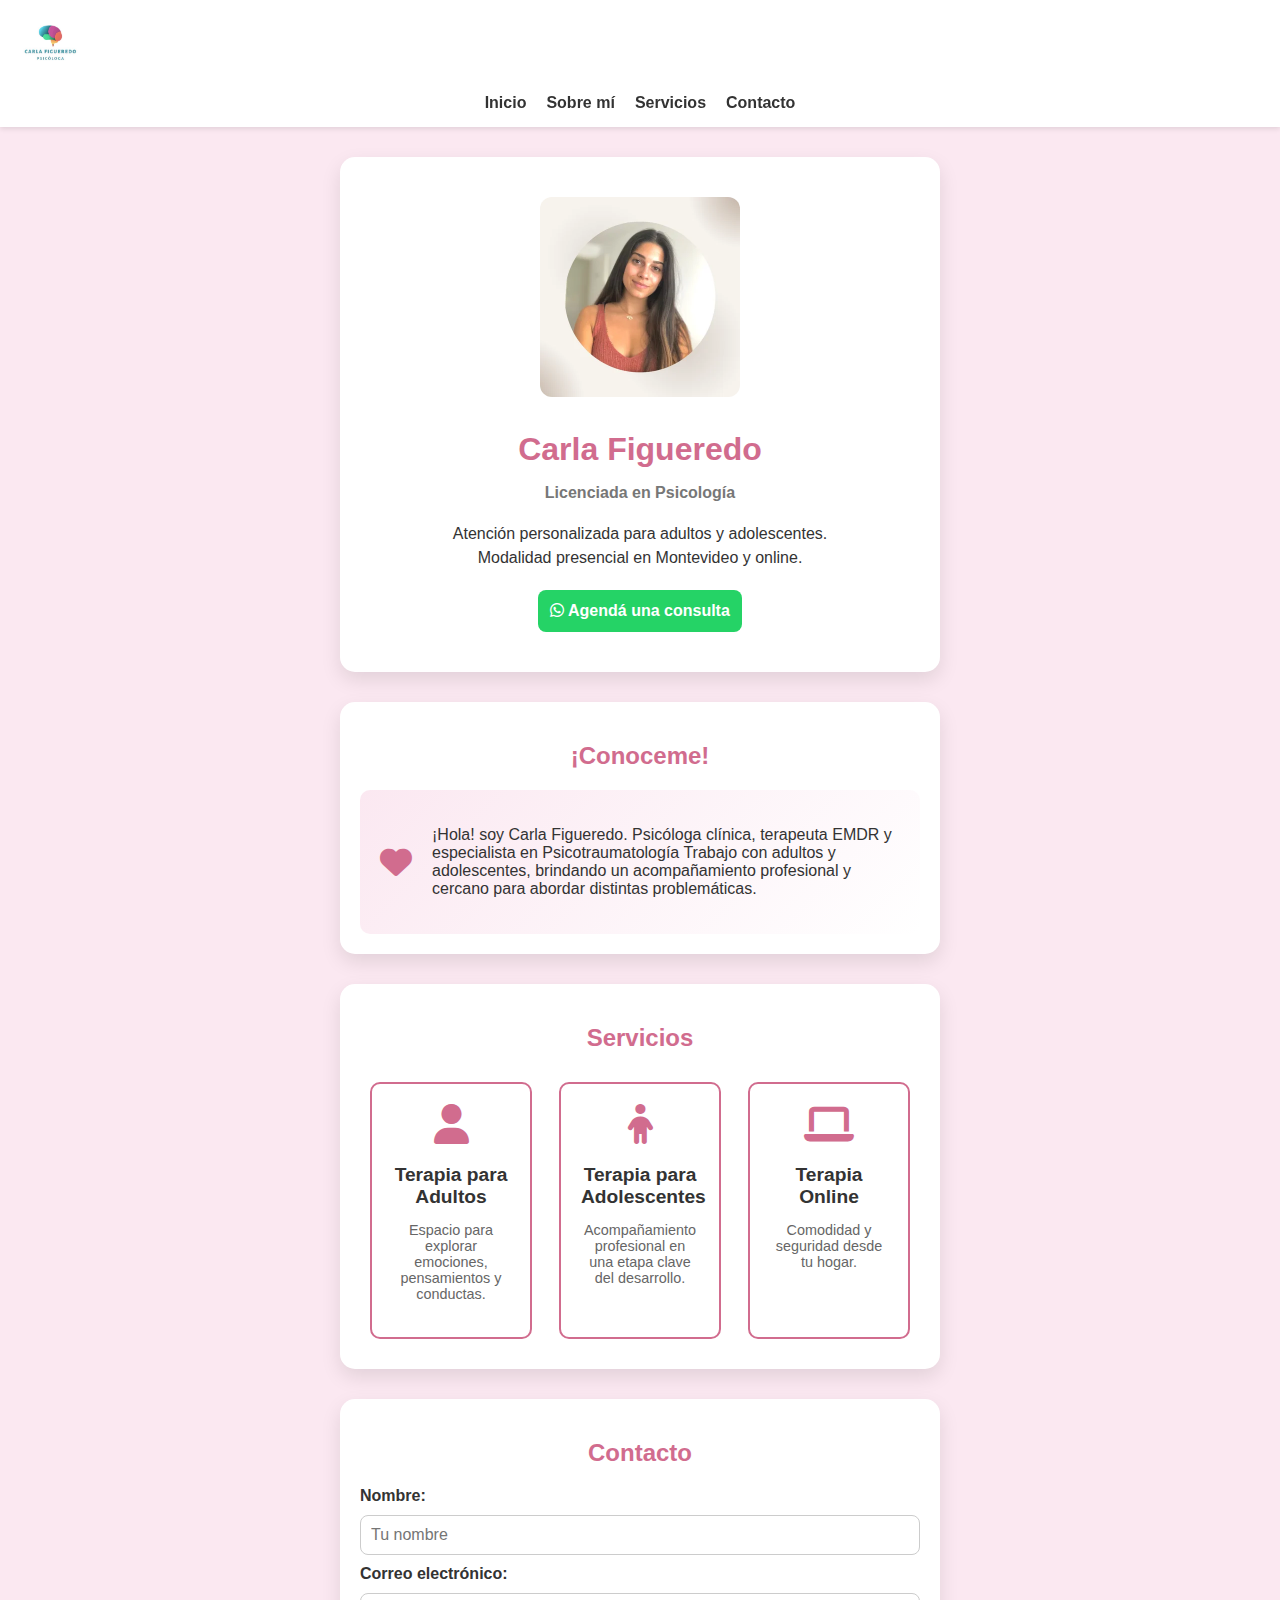
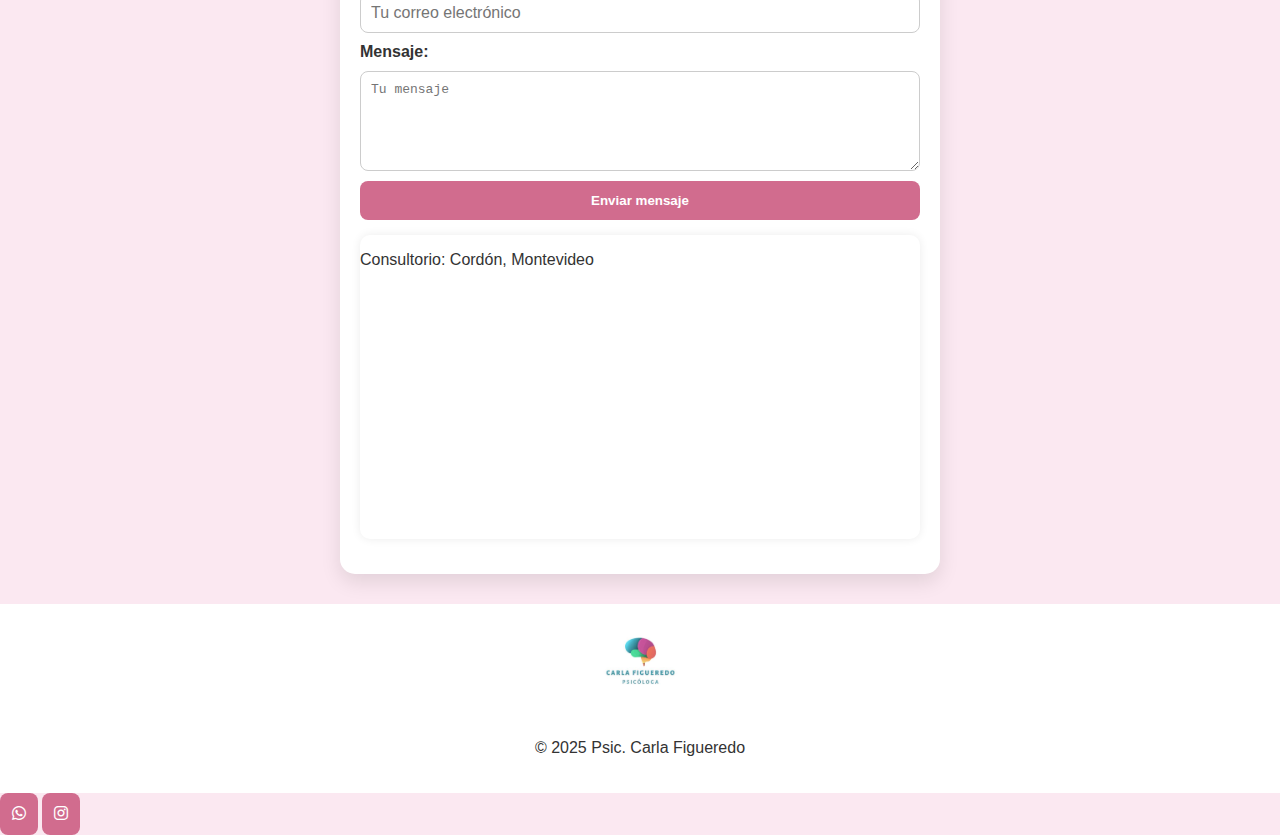
<file: index.html>
<!DOCTYPE html>
<html lang="es">
  <head>
    <meta charset="UTF-8" />
    <meta name="viewport" content="width=device-width, initial-scale=1.0" />
    <meta
      name="description"
      content="Psicóloga Carla Figueredo - Atención psicológica para adultos y adolescentes, presencial y online en Montevideo."
    />
    <meta name="keywords" content="psicóloga, terapia, Montevideo, psicología online, atención psicológica" />
    <meta name="author" content="Carla Figueredo" />
    <title>Psic. Carla Figueredo - Atención Psicológica</title>
    <link rel="stylesheet" href="styles.css" />
    <link rel="icon" type="image/png" href="favicon.png" />
    <link rel="stylesheet" href="https://cdnjs.cloudflare.com/ajax/libs/font-awesome/6.5.0/css/all.min.css" />
  </head>
  <body>
    <header>
      <div class="logo">
        <img src="perfil.jpg" alt="Logo Psicóloga Carla Figueredo" class="logo-img" />
      </div>
      <nav>
        <ul>
          <li><a href="#home">Inicio</a></li>
          <li><a href="#sobre-mi">Sobre mí</a></li>
          <li><a href="#servicios">Servicios</a></li>
          <li><a href="#contacto">Contacto</a></li>
        </ul>
      </nav>
    </header>

    <main>
      <section id="home" class="hero">
        <img src="perfilperfil.webp" alt="Psic. Carla Figueredo" class="perfil-img" />
        <h1>Carla Figueredo</h1>
        <p class="titulo">Licenciada en Psicología</p>
        <p class="info">
          Atención personalizada para adultos y adolescentes.<br />
          Modalidad presencial en Montevideo y online.
        </p>
        <a href="https://wa.me/59891844437" target="_blank" class="btn whatsapp">
          <i class="fab fa-whatsapp"></i> Agendá una consulta
        </a>
      </section>

      <section id="sobre-mi" class="section sobre-mi">
        <h2>¡Conoceme!</h2>
        <div class="sobre-mi-content">
          <i class="fas fa-heart icon"></i>
          <p>
            ¡Hola! soy Carla Figueredo. Psicóloga clínica, terapeuta EMDR y especialista en Psicotraumatología
            Trabajo con adultos y adolescentes, brindando un acompañamiento profesional y cercano para abordar
            distintas problemáticas.
          </p>
        </div>
      </section>

      <section id="servicios" class="section">
        <h2>Servicios</h2>
        <div class="services">
          <div class="card">
            <i class="fas fa-user icon"></i>
            <h3>Terapia para Adultos</h3>
            <p>Espacio para explorar emociones, pensamientos y conductas.</p>
          </div>
          <div class="card">
            <i class="fas fa-child icon"></i>
            <h3>Terapia para Adolescentes</h3>
            <p>Acompañamiento profesional en una etapa clave del desarrollo.</p>
          </div>
          <div class="card">
            <i class="fas fa-laptop icon"></i>
            <h3>Terapia Online</h3>
            <p>Comodidad y seguridad desde tu hogar.</p>
          </div>
        </div>
      </section>

      <section id="contacto" class="formulario-contacto section">
        <h2>Contacto</h2>
        <form action="https://formsubmit.co/psic.carlafigueredo@gmail.com" method="POST">
          <label for="nombre">Nombre:</label>
          <input type="text" id="nombre" name="nombre" placeholder="Tu nombre" required />

          <label for="email">Correo electrónico:</label>
          <input type="email" id="email" name="email" placeholder="Tu correo electrónico" required />

          <label for="mensaje">Mensaje:</label>
          <textarea id="mensaje" name="mensaje" placeholder="Tu mensaje" required></textarea>

          <!-- Configuración adicional -->
          <input type="hidden" name="_captcha" value="false" />
          <input
            type="hidden"
            name="_next"
            value="https://guzdasilveira.github.io/Pagina-web-Psic/gracias.html"
          />

          <button type="submit">Enviar mensaje</button>
        </form>

        <div class="mapa">
          <p>Consultorio: Cordón, Montevideo</p>
          <iframe
            src="https://www.google.com/maps/embed?pb=!1m18!1m12!1m3!1d3459.838981180853!2d-56.18621182369338!3d-34.90305507283553!2m3!1f0!2f0!3f0!3m2!1i1024!2i768!4f13.1!3m3!1m2!1s0x959f80b08a1b505b%3A0xf2e3dd0647cb9c12!2sCord%C3%B3n%2C%2011200%20Montevideo%2C%20Departamento%20de%20Montevideo!5e0!3m2!1ses!2suy!4v1716308290746!5m2!1ses!2suy"
            width="100%"
            height="250"
            style="border: 0"
            allowfullscreen=""
            loading="lazy"
            referrerpolicy="no-referrer-when-downgrade"
          ></iframe>
        </div>
      </section>
    </main>

    <footer>
      <img src="perfil.jpg" alt="Logo Psicóloga Carla Figueredo" class="logo" />
      <p>© 2025 Psic. Carla Figueredo</p>
    </footer>
    <!-- Botones flotantes: FUERA del footer -->
    <div class="botones-flotantes">
      <a href="https://wa.me/59891844437" target="_blank" class="btn icono-whatsapp" aria-label="WhatsApp">
        <i class="fab fa-whatsapp"></i>
      </a>
      <a
        href="https://www.instagram.com/psic.carlafigueredo"
        target="_blank"
        class="btn icono-instagram"
        aria-label="Instagram"
      >
        <i class="fab fa-instagram"></i>
      </a>
    </div>

    <script src="script.js"></script>
  </body>
</html>
</file>
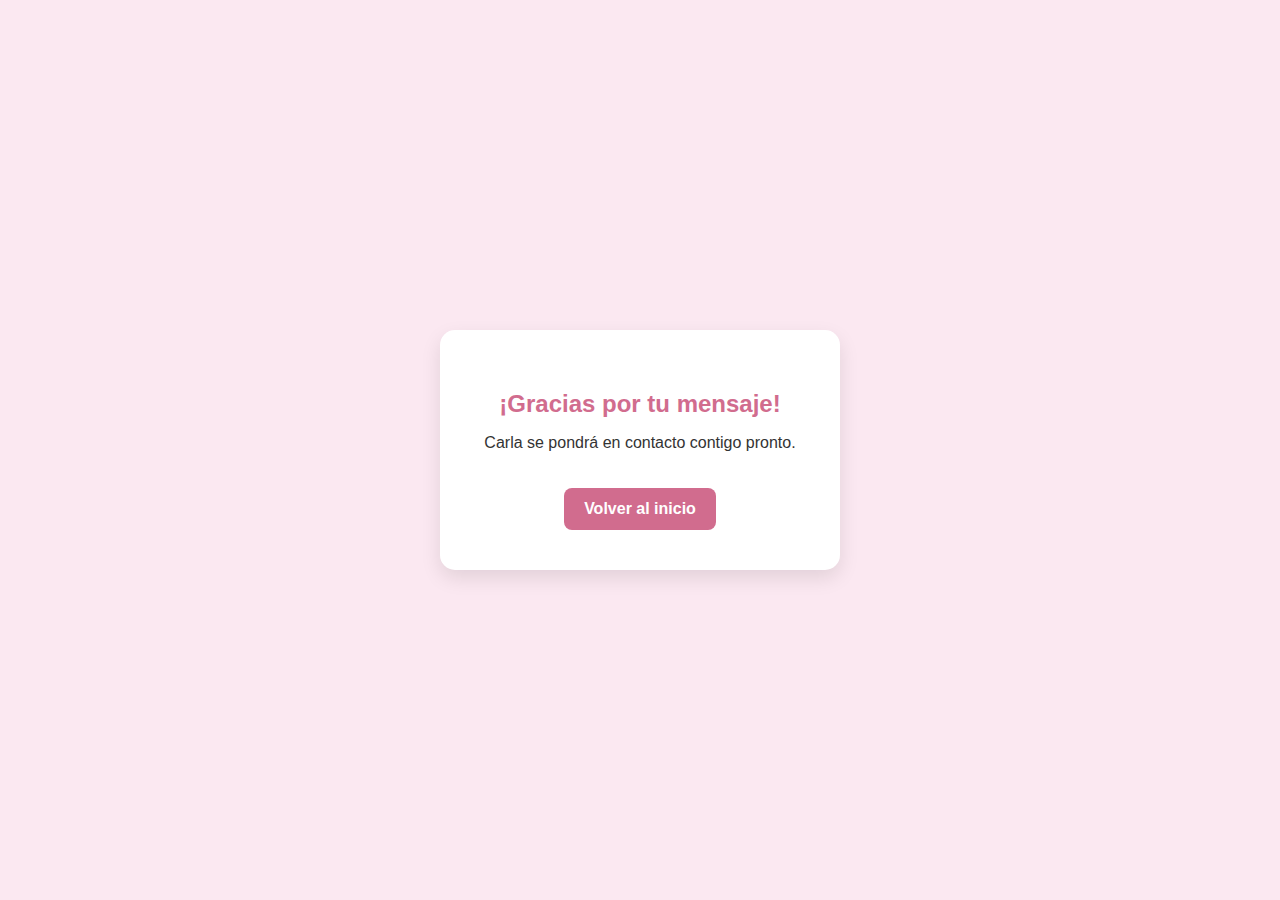
<file: gracias.html>
<!DOCTYPE html>
<html lang="es">
  <head>
    <meta charset="UTF-8" />
    <meta name="viewport" content="width=device-width, initial-scale=1.0" />
    <title>Gracias por tu mensaje</title>
    <link rel="stylesheet" href="styles.css" />
    <style>
      body {
        background-color: #fbe8f1;
        margin: 0;
        padding: 0;
        font-family: 'Segoe UI', sans-serif;
        color: #333;
        display: flex;
        justify-content: center;
        align-items: center;
        height: 100vh;
        text-align: center;
      }

      .gracias-container {
        background: white;
        padding: 40px 30px;
        border-radius: 15px;
        box-shadow: 0 8px 20px rgba(0, 0, 0, 0.1);
        max-width: 400px;
        width: 90%;
      }

      h2 {
        color: #d16c8e;
        margin-bottom: 10px;
      }

      .btn {
        background-color: #d16c8e;
        color: white;
        padding: 12px 20px;
        border: none;
        border-radius: 8px;
        text-decoration: none;
        font-weight: bold;
        display: inline-block;
        margin-top: 20px;
        transition: background 0.3s ease;
      }

      .btn:hover {
        background-color: #b75273;
      }
    </style>
  </head>
  <body>
    <div class="gracias-container">
      <h2>¡Gracias por tu mensaje!</h2>
      <p>Carla se pondrá en contacto contigo pronto.</p>
      <a href="index.html" class="btn">Volver al inicio</a>
    </div>
  </body>
</html>
</file>
<file: styles.css>
:root {
    --main-color: #fbe8f1;
    --accent-color: #d16c8e;
    --text-color: #333;
    --bg-light: #ffffff;
  }
  
  * {
    box-sizing: border-box;
  }
  
  html {
    scroll-behavior: smooth;
  }
  
  body {
    margin: 0;
    padding: 0;
    background: var(--main-color);
    font-family: 'Segoe UI', sans-serif;
    color: var(--text-color);
  }
  
  header {
    background: var(--bg-light);
    padding: 15px 20px;
    box-shadow: 0 2px 5px rgba(0, 0, 0, 0.1);
    position: sticky;
    top: 0;
    z-index: 100;
  }
  
  .logo-img {
    width: 60px;
  }
  
  nav ul {
    list-style: none;
    padding: 0;
    margin: 0;
    display: flex;
    justify-content: center;
    gap: 20px;
  }
  
  nav a {
    text-decoration: none;
    color: var(--text-color);
    font-weight: 600;
  }
  
  nav a:hover {
    color: var(--accent-color);
  }
  
  .fixed-whatsapp {
    position: fixed;
    bottom: 20px;
    right: 20px;
    padding: 10px;
    border-radius: 50%;
    z-index: 100;
  }
  
  .hero {
    background: var(--bg-light);
    padding: 40px 20px;
    text-align: center;
    border-radius: 15px;
    box-shadow: 0 8px 20px rgba(0, 0, 0, 0.1);
    max-width: 600px;
    margin: 30px auto;
  }
  
  .perfil-img {
    width: 200px;
    border-radius: 12px;
    margin-bottom: 20px;
  }
  
  .logo {
    width: 80px;
    margin-bottom: 15px;
  }
  
  .mapa {
    margin: 15px 0;
    border-radius: 10px;
    overflow: hidden;
    box-shadow: 0 0 10px rgba(0, 0, 0, 0.08);
  }
  
  h1 {
    margin: 10px 0 5px;
    font-size: 2em;
    color: var(--accent-color);
  }
  
  h2 {
    font-size: 1.5em;
    color: var(--accent-color);
    text-align: center;
    margin-bottom: 20px;
  }
  
  .titulo {
    font-weight: 600;
    color: #777;
  }
  
  .info {
    margin: 20px 0;
    line-height: 1.5;
  }
  
  .btn {
    background: var(--accent-color);
    color: white;
    padding: 12px;
    border: none;
    border-radius: 8px;
    text-decoration: none;
    font-weight: bold;
    transition: background 0.3s;
    display: inline-block;
  }
  
  .btn:hover {
    background: #b75273;
  }
  
  .whatsapp {
    background: #25d366;
  }
  
  .section {
    max-width: 600px;
    margin: 30px auto;
    padding: 20px;
    background: var(--bg-light);
    border-radius: 15px;
    box-shadow: 0 8px 20px rgba(0, 0, 0, 0.1);
    scroll-margin-top: 80px; /* Ajusta el anclaje para compensar el header */
  }
  
  .sobre-mi {
    position: relative;
    overflow: hidden;
  }
  
  .sobre-mi-content {
    display: flex;
    align-items: center;
    gap: 20px;
    padding: 20px;
    background: linear-gradient(135deg, var(--main-color) 0%, var(--bg-light) 100%);
    border-radius: 10px;
  }
  
  .sobre-mi-content .icon {
    font-size: 2em;
    color: var(--accent-color);
  }
  
  .services {
    display: flex;
    justify-content: space-between;
    gap: 20px;
    padding: 10px;
    flex-wrap: nowrap;
  }
  
  .card {
    background: var(--bg-light);
    border: 2px solid var(--accent-color);
    border-radius: 10px;
    padding: 20px;
    text-align: center;
    transition: transform 0.3s ease, box-shadow 0.3s ease;
    width: 30%; /* Ancho fijo para cada card */
    box-sizing: border-box; /* Asegura que el padding no afecte el ancho */
  }
  
  .card:hover {
    transform: scale(1.05);
    box-shadow: 0 8px 20px rgba(0, 0, 0, 0.2);
  }
  
  .card .icon {
    font-size: 2.5em;
    color: var(--accent-color);
    margin-bottom: 10px;
  }
  
  .card h3 {
    font-size: 1.2em;
    margin: 10px 0;
    color: var(--text-color);
  }
  
  .card p {
    font-size: 0.9em;
    color: #666;
  }
  
  .formulario-contacto {
    text-align: left;
  }
  
  form {
    display: flex;
    flex-direction: column;
    gap: 10px;
  }
  
  form label {
    font-weight: 600;
  }
  
  form input,
  form textarea {
    padding: 10px;
    border-radius: 8px;
    border: 1px solid #ccc;
    font-size: 1em;
    width: 100%;
  }
  
  form textarea {
    min-height: 100px;
    resize: vertical;
  }
  
  form button {
    background-color: var(--accent-color);
    color: white;
    border: none;
    padding: 12px;
    border-radius: 8px;
    cursor: pointer;
    font-weight: bold;
  }
  
  form button:hover {
    background-color: #b75273;
  }
  
  footer {
    margin-top: 25px;
    padding: 20px;
    text-align: center;
    background: var(--bg-light);
  }
  
  .redes {
    margin: 10px 0;
  }
  
  .redes a {
    color: var(--text-color);
    margin: 0 10px;
    font-size: 1.2em;
  }
  
  @media (max-width: 600px) {
    nav ul {
      flex-direction: column;
      gap: 10px;
    }
  
    .hero, .section {
      margin: 20px;
      padding: 15px;
    }
  
    .sobre-mi-content {
      flex-direction: column;
      text-align: center;
    }
  
    .services {
      flex-direction: column; /* Apila las cards en móviles */
      align-items: center; /* Centra las cards */
    }
  
    .card {
      width: 100%; /* Asegura que cada card ocupe todo el ancho en móviles */
      max-width: 300px; /* Límite máximo para que no se vean demasiado anchas */
    }
  }
</file>
